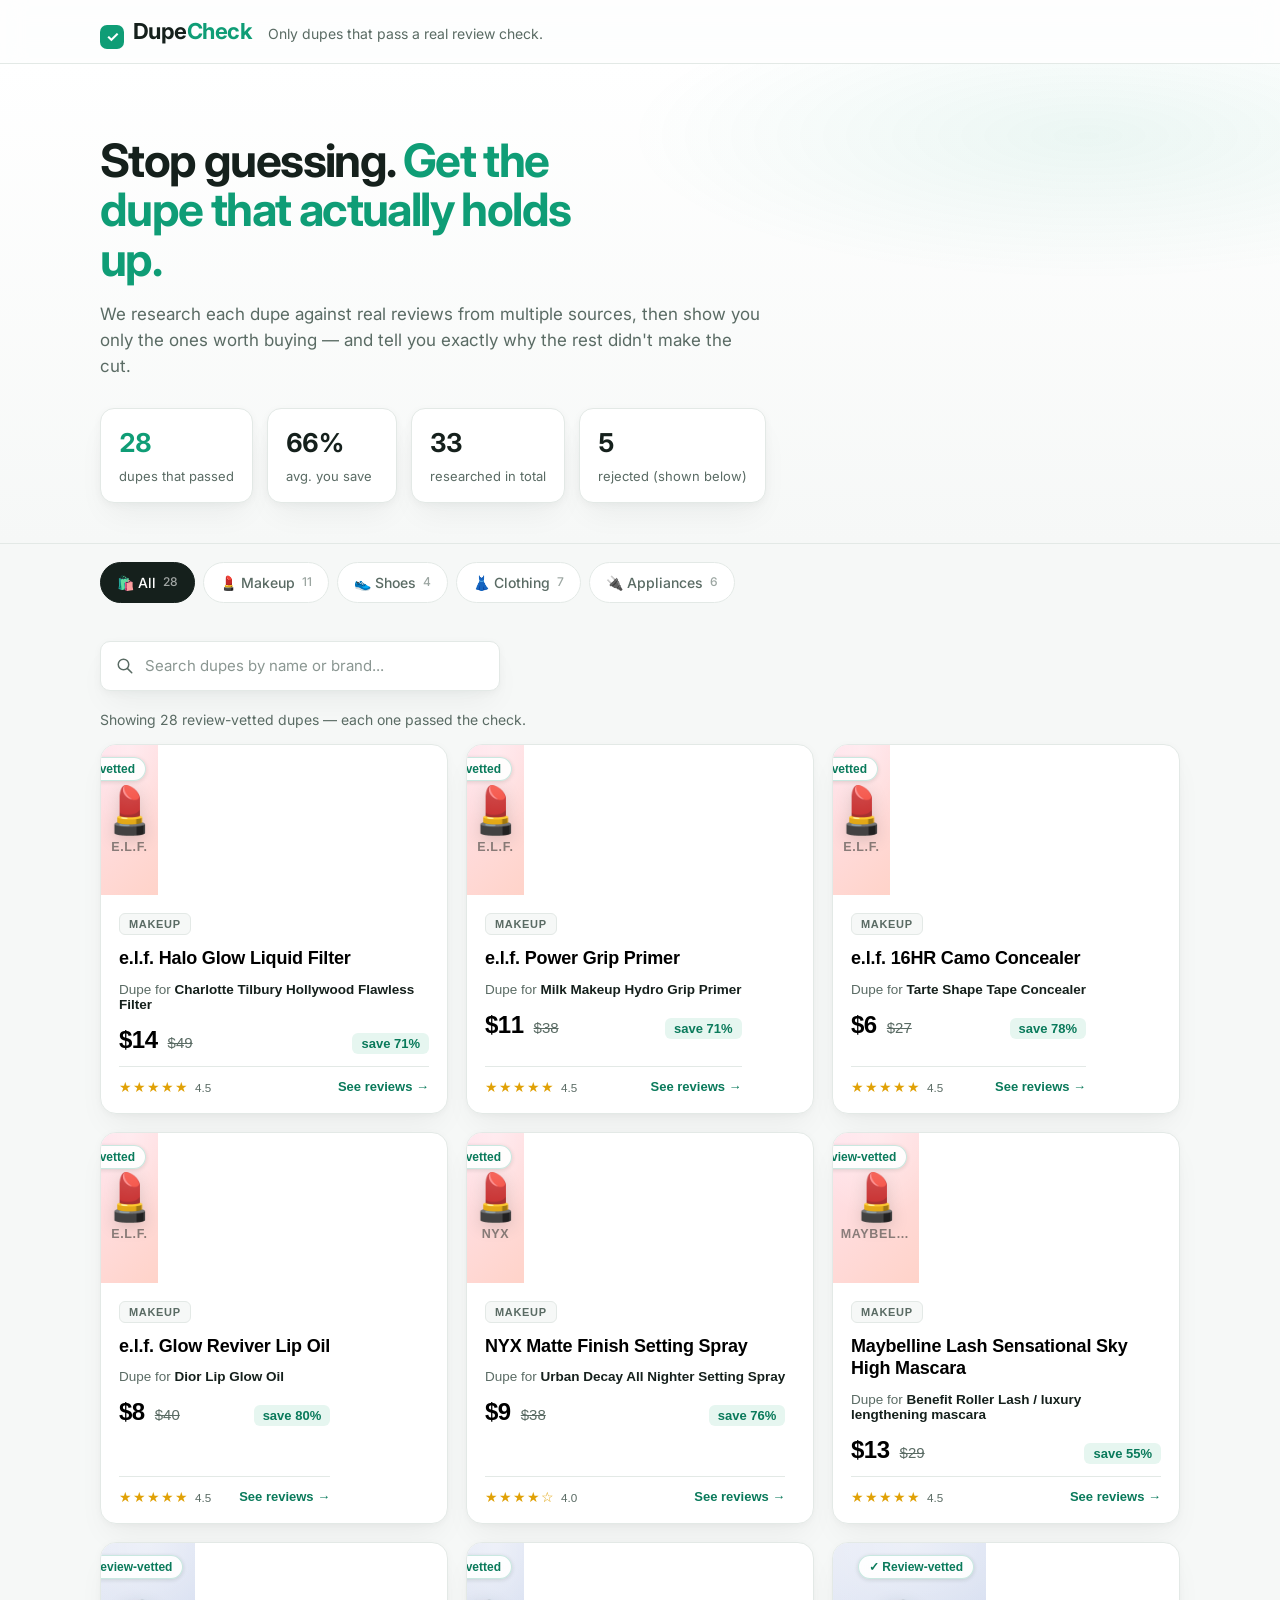
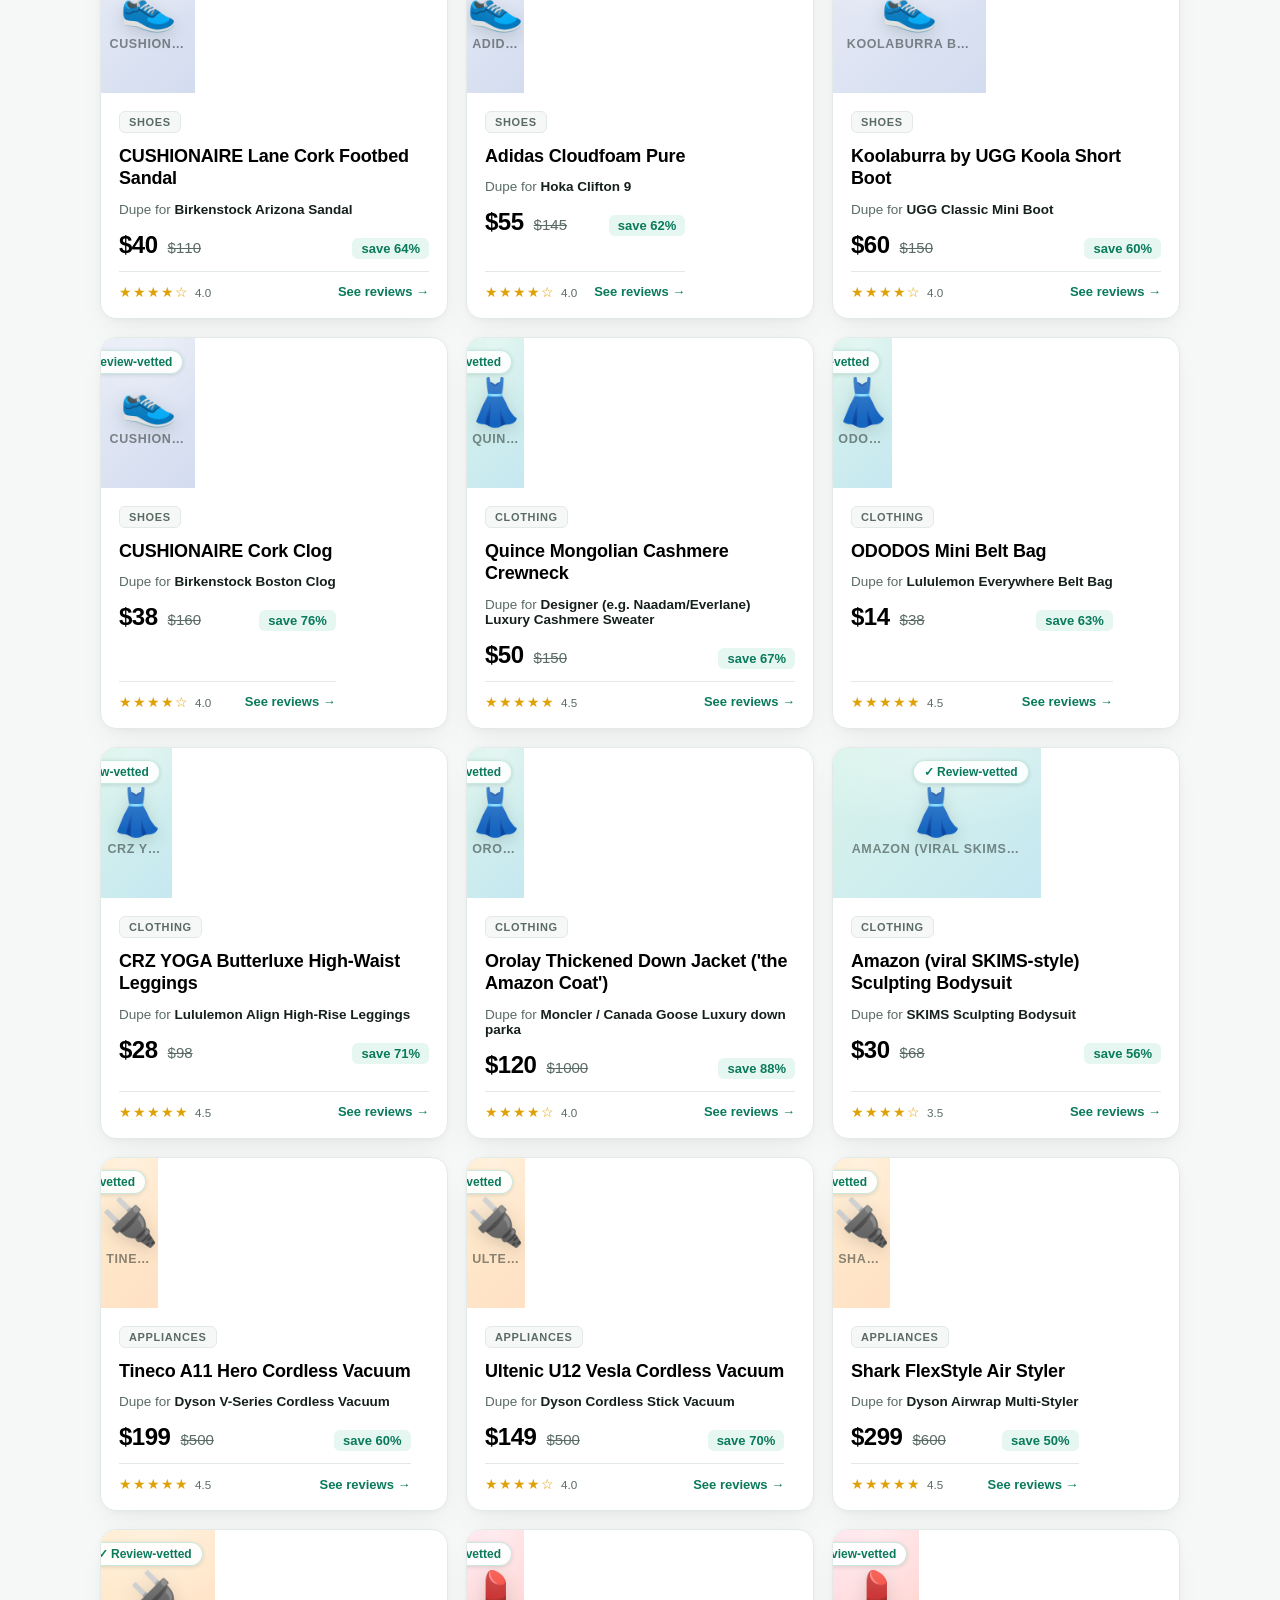
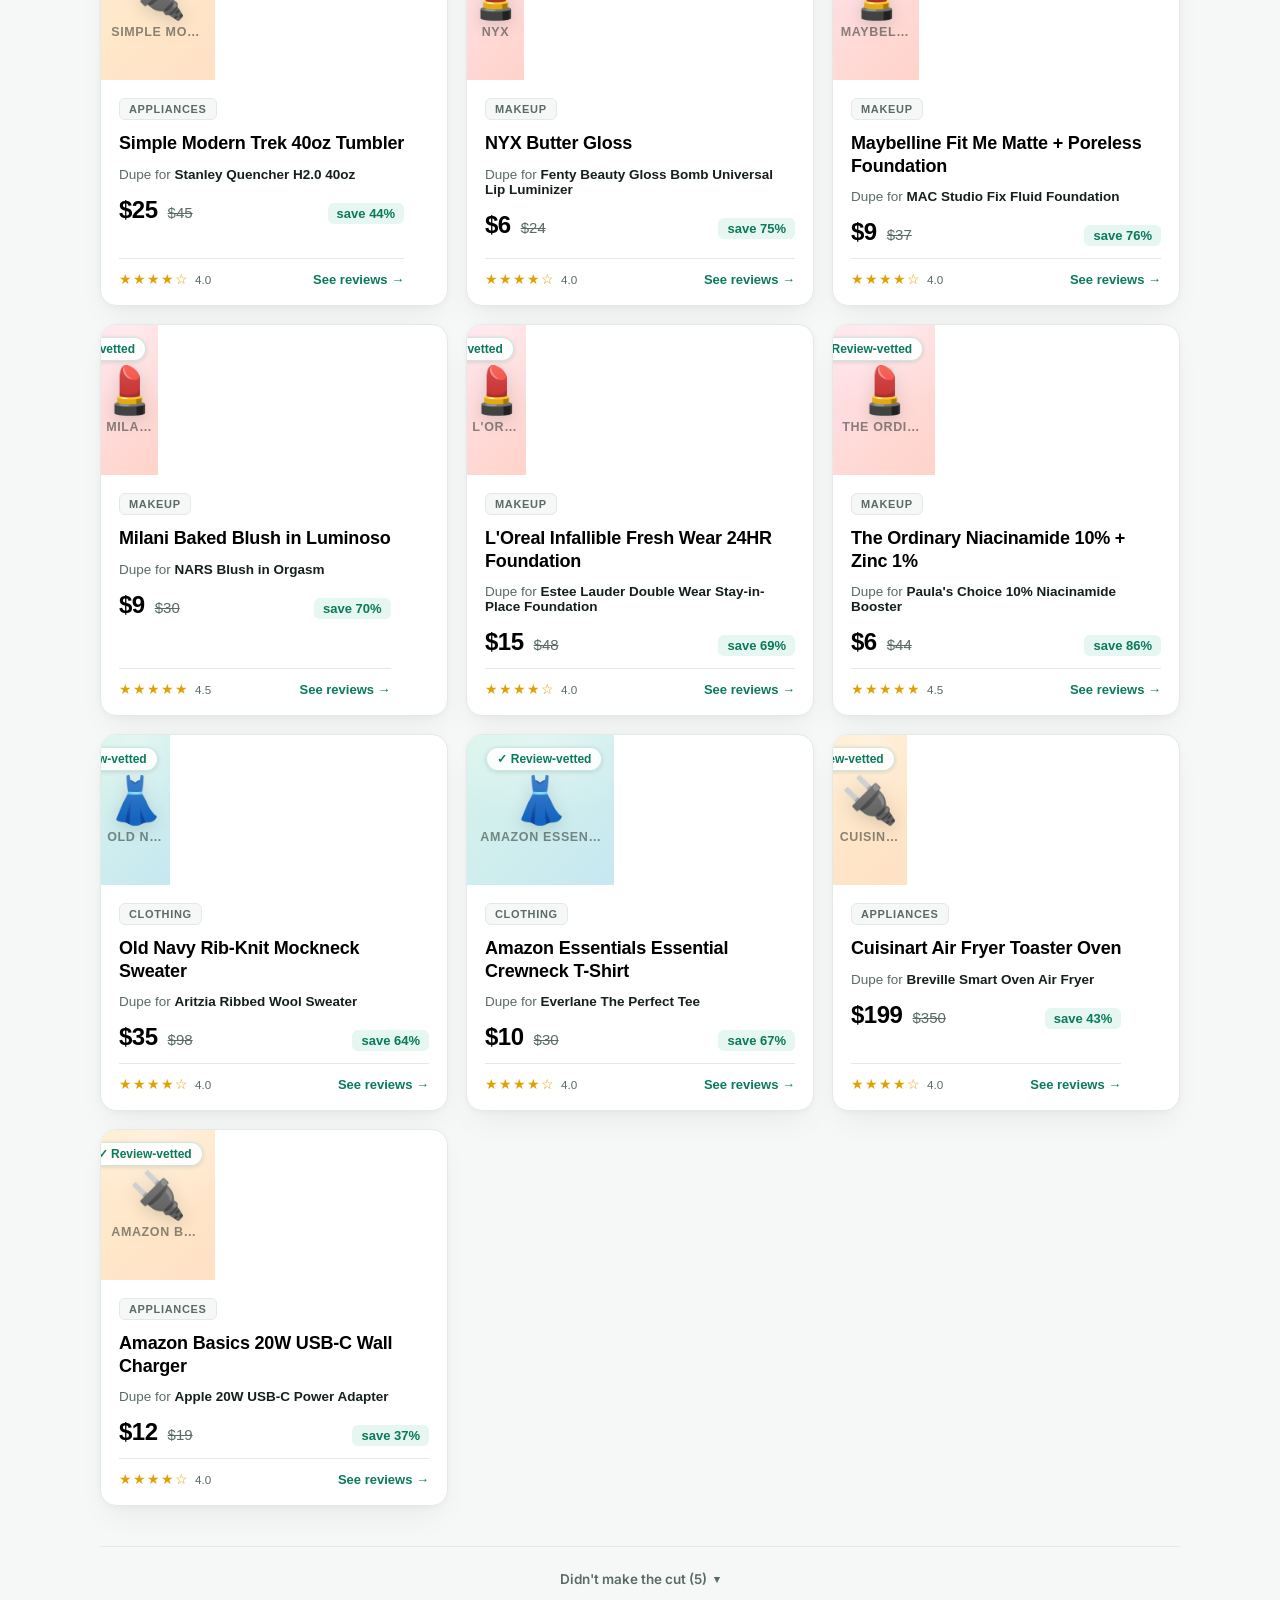
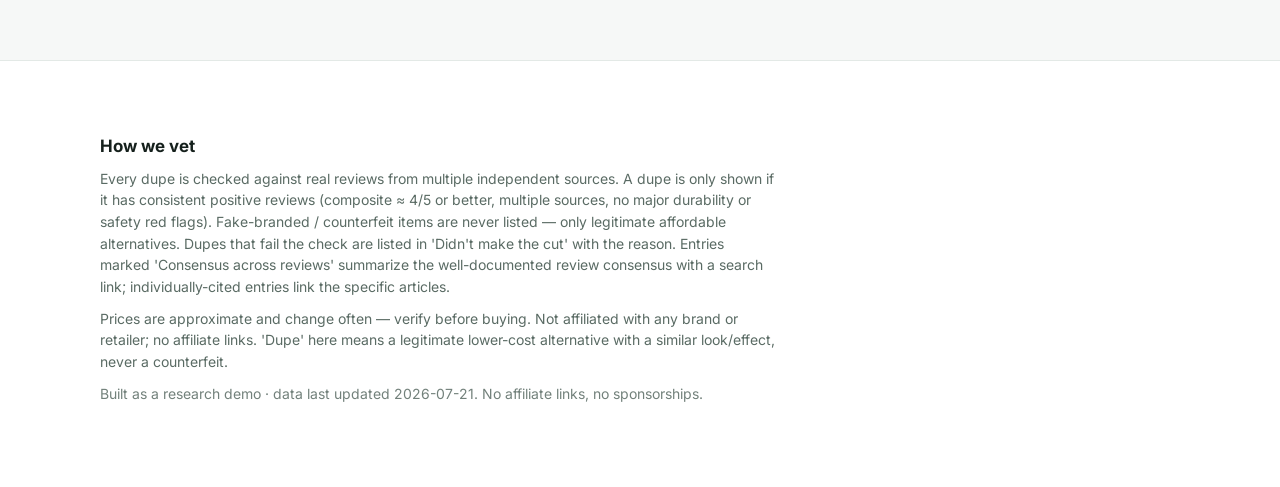
<file: index.html>
<!DOCTYPE html>
<html lang="en">
<head>
  <meta charset="UTF-8" />
  <meta name="viewport" content="width=device-width, initial-scale=1.0" />
  <title>DupeCheck — only review-vetted dupes</title>
  <meta name="description" content="Affordable dupes for makeup, shoes, clothing and appliances — every one checked against real reviews. We hide the ones that don't pass." />
  <link rel="icon" href="data:image/svg+xml,<svg xmlns='http://www.w3.org/2000/svg' viewBox='0 0 24 24'><path fill='%230f9d76' d='M9 16.17L4.83 12l-1.42 1.41L9 19 21 7l-1.41-1.41z'/></svg>" type="image/svg+xml" />
  <!-- Open Graph -->
  <meta property="og:title" content="DupeCheck — only review-vetted dupes" />
  <meta property="og:description" content="Affordable dupes for makeup, shoes, clothing and appliances — every one checked against real reviews. We hide the ones that don't pass." />
  <meta property="og:type" content="website" />
  <meta property="og:url" content="https://dupecheck.example.com" />
  <!-- Twitter Card -->
  <meta name="twitter:card" content="summary" />
  <meta name="twitter:title" content="DupeCheck — only review-vetted dupes" />
  <meta name="twitter:description" content="Affordable dupes for makeup, shoes, clothing and appliances — every one checked against real reviews. We hide the ones that don't pass." />
  <link rel="preconnect" href="https://fonts.googleapis.com" />
  <link href="https://fonts.googleapis.com/css2?family=Inter:wght@400;500;600;700&display=swap" rel="stylesheet" />
  <link rel="stylesheet" href="style.css?v=7" />
</head>
<body>
  <header class="site-header">
    <div class="wrap header-inner">
      <a class="logo" href="#"><span class="logo-mark">✓</span> Dupe<span class="logo-accent">Check</span></a>
      <p class="tagline">Only dupes that pass a real review check.</p>
    </div>
  </header>

  <section class="hero">
    <div class="wrap">
      <h1>Stop guessing. <span>Get the dupe that actually holds up.</span></h1>
      <p class="hero-sub">We research each dupe against real reviews from multiple sources, then show you only the ones worth buying — and tell you exactly why the rest didn't make the cut.</p>
      <div class="stats" id="stats"><!-- filled by JS --></div>
    </div>
  </section>

  <main class="wrap">
    <nav class="filters" id="filters" aria-label="Categories"></nav>

    <div class="search-wrap">
      <input type="text" id="searchInput" placeholder="Search dupes by name or brand..." class="search-input" />
    </div>

    <p class="results-note" id="resultsNote"></p>
    <div class="grid" id="grid"></div>

    <section class="rejects">
      <button class="rejects-toggle" id="rejectsToggle" aria-expanded="false">
        <span id="rejectsLabel">Didn't make the cut</span>
        <span class="chev">▾</span>
      </button>
      <p class="rejects-intro">These looked tempting but failed our review check. Here's exactly why — so the trust cuts both ways.</p>
      <div class="grid rejects-grid" id="rejectsGrid" hidden></div>
    </section>
  </main>

  <!-- Detail modal -->
  <div class="modal-backdrop" id="modal" hidden>
    <div class="modal" role="dialog" aria-modal="true" aria-labelledby="modalTitle">
      <button class="modal-close" id="modalClose" aria-label="Close">×</button>
      <div id="modalBody"></div>
    </div>
  </div>

  <footer class="site-footer">
    <div class="wrap">
      <h3>How we vet</h3>
      <p id="methodology"></p>
      <p class="disclaimer" id="disclaimer"></p>
      <p class="built">Built as a research demo · data last updated <span id="updated"></span>. No affiliate links, no sponsorships.</p>
    </div>
  </footer>

  <script src="app.js?v=7"></script>
</body>
</html>
</file>
<file: style.css>
:root {
  --bg: #f6f8f7;
  --surface: #ffffff;
  --ink: #15201c;
  --ink-soft: #5a6b64;
  --line: #e3e9e6;
  --accent: #0f9d76;       /* trust/savings green */
  --accent-dark: #0a7a5b;
  --accent-soft: #e6f6f0;
  --warn: #c2410c;
  --warn-soft: #fdf0e8;
  --gold: #e0a106;
  --radius: 16px;
  --shadow: 0 2px 8px rgba(15,32,28,.04), 0 16px 32px -8px rgba(15,32,28,.06);
  --shadow-hover: 0 4px 12px rgba(15,32,28,.06), 0 24px 48px -12px rgba(15,32,28,.12);
  /* surface used for translucent sticky bars; overridden in dark mode */
  --glass-header: rgba(255,255,255,.82);
  --glass-filters: rgba(246,248,247,.85);
  --reject-tint: #fffcfb;
}
* { box-sizing: border-box; margin: 0; padding: 0; }
[hidden] { display: none !important; }   /* author display rules must not override the hidden attribute */
html { scroll-behavior: smooth; }
body {
  font-family: "Inter", -apple-system, BlinkMacSystemFont, "Segoe UI", sans-serif;
  background: var(--bg); color: var(--ink);
  line-height: 1.55; -webkit-font-smoothing: antialiased;
}
.wrap { max-width: 1120px; margin: 0 auto; padding: 0 20px; }
a { color: inherit; }

/* Header */
.site-header { background: var(--glass-header); -webkit-backdrop-filter: blur(12px) saturate(140%); backdrop-filter: blur(12px) saturate(140%); border-bottom: 1px solid var(--line); position: sticky; top: 0; z-index: 20; }
.header-inner { display: flex; align-items: baseline; gap: 16px; padding: 14px 20px; flex-wrap: wrap; }
.logo { font-size: 22px; font-weight: 700; text-decoration: none; letter-spacing: -.02em; }
.logo-mark { display: inline-grid; place-items: center; width: 24px; height: 24px; background: var(--accent); color: #fff; border-radius: 7px; font-size: 15px; vertical-align: -3px; margin-right: 4px; }
.logo-accent { color: var(--accent); }
.tagline { color: var(--ink-soft); font-size: 14px; }

/* Hero */
.hero { background: radial-gradient(60% 50% at 85% 15%, rgba(15,157,118,.08), transparent 60%), linear-gradient(180deg, var(--surface), var(--bg)); padding: 72px 0 40px; border-bottom: 1px solid var(--line); }
.hero h1 { font-size: clamp(30px, 5vw, 46px); font-weight: 700; letter-spacing: -.035em; line-height: 1.08; max-width: 16ch; }
.hero h1 span { color: var(--accent); }
.hero-sub { margin-top: 16px; max-width: 60ch; color: var(--ink-soft); font-size: 17px; }
.stats { display: flex; gap: 14px; flex-wrap: wrap; margin-top: 28px; }
.stat { background: var(--surface); border: 1px solid var(--line); border-radius: 14px; padding: 14px 18px; min-width: 130px; box-shadow: var(--shadow); }
.stat b { display: block; font-size: 26px; font-weight: 700; letter-spacing: -.02em; font-variant-numeric: tabular-nums; }
.stat span { font-size: 13px; color: var(--ink-soft); }
.stat.accent b { color: var(--accent); }

/* Filters */
.filters { display: flex; gap: 8px; flex-wrap: wrap; padding: 18px 0; position: sticky; top: 53px; background: var(--glass-filters); -webkit-backdrop-filter: blur(8px); backdrop-filter: blur(8px); z-index: 10; margin: 0 -20px; padding-left: 20px; padding-right: 20px; }
.filter-btn {
  border: 1px solid var(--line); background: var(--surface); color: var(--ink-soft);
  padding: 9px 16px; border-radius: 999px; font: inherit; font-size: 14px; font-weight: 500;
  cursor: pointer; transition: transform .1s ease, background .2s, color .2s, border-color .2s, box-shadow .2s; display: inline-flex; align-items: center; gap: 7px;
}
.filter-btn:active { transform: scale(.96); }
.filter-btn:hover { border-color: var(--accent); color: var(--ink); }
.filter-btn.active { background: var(--ink); color: #fff; border-color: var(--ink); }
.filter-btn .count { font-size: 12px; opacity: .6; }

.results-note { color: var(--ink-soft); font-size: 14px; margin: 18px 0 14px; }

/* Search */
.search-wrap { margin: 20px 0 10px; }
.search-input {
  width: 100%; max-width: 400px;
  padding: 12px 16px 12px 44px;
  border: 1px solid var(--line);
  border-radius: 10px;
  font: inherit;
  font-size: 15px;
  color: var(--ink);
  background-color: var(--surface);
  background-image: url("data:image/svg+xml,%3Csvg xmlns='http://www.w3.org/2000/svg' fill='none' stroke='%235a6b64' stroke-width='2' viewBox='0 0 24 24'%3E%3Cpath stroke-linecap='round' stroke-linejoin='round' d='M21 21l-5.2-5.2M17 10a7 7 0 11-14 0 7 7 0 0114 0z'/%3E%3C/svg%3E");
  background-repeat: no-repeat;
  background-position: 15px center;
  background-size: 18px;
  box-shadow: var(--shadow);
}
.search-input:focus {
  outline: none;
  border-color: var(--accent);
  box-shadow: 0 0 0 3px rgba(15,157,118,.1);
}
.search-input::placeholder {
  color: var(--ink-soft);
  opacity: 0.7;
}

/* Grid + cards */
.grid { display: grid; grid-template-columns: repeat(auto-fill, minmax(290px, 1fr)); gap: 18px; }
.card {
  background: var(--surface); border: 1px solid var(--line); border-radius: var(--radius);
  padding: 0; cursor: pointer; transition: .18s; box-shadow: var(--shadow);
  display: flex; flex-direction: column; gap: 0; text-align: left; overflow: hidden;
  animation: cardSlideIn 0.4s ease-out forwards;
  opacity: 0;
  transform: translateY(20px);
}
@keyframes cardSlideIn {
  to {
    opacity: 1;
    transform: translateY(0);
  }
}
.card:nth-child(1) { animation-delay: 0.05s; }
.card:nth-child(2) { animation-delay: 0.1s; }
.card:nth-child(3) { animation-delay: 0.15s; }
.card:nth-child(4) { animation-delay: 0.2s; }
.card:nth-child(5) { animation-delay: 0.25s; }
.card:nth-child(6) { animation-delay: 0.3s; }
.card:nth-child(7) { animation-delay: 0.35s; }
.card:nth-child(8) { animation-delay: 0.4s; }
.card:nth-child(9) { animation-delay: 0.45s; }
.card:nth-child(10) { animation-delay: 0.5s; }
.card:nth-child(11) { animation-delay: 0.55s; }
.card:nth-child(12) { animation-delay: 0.6s; }
.card:nth-child(13) { animation-delay: 0.65s; }
.card:nth-child(14) { animation-delay: 0.7s; }
.card:nth-child(15) { animation-delay: 0.75s; }
.card:nth-child(n+16) { animation-delay: 0.8s; }
.card:hover { transform: translateY(-3px); box-shadow: var(--shadow-hover); border-color: #cfe7df; }
.card:hover .thumb-emoji { transform: scale(1.08); }

/* Generated card thumbnail (no external images) */
.card-thumb { position: relative; height: 150px; display: flex; flex-direction: column; align-items: center; justify-content: center; gap: 7px; overflow: hidden; }
.card-thumb::after { content: ""; position: absolute; inset: 0; background: radial-gradient(120% 80% at 50% 0%, rgba(255,255,255,.35), transparent 70%); pointer-events: none; }
.thumb-emoji { font-size: 46px; line-height: 1; filter: drop-shadow(0 4px 8px rgba(20,40,30,.16)); transition: transform .18s ease; }
/* Real product photo sits on top of the gradient/emoji fallback */
.thumb-img { position: absolute; inset: 0; width: 100%; height: 100%; object-fit: contain; background: #fff; padding: 8px; z-index: 1; }
.card:hover .thumb-img { transform: scale(1.04); transition: transform .25s ease; }
.thumb-brand { font-size: 12.5px; font-weight: 700; letter-spacing: .05em; text-transform: uppercase; color: rgba(21,32,28,.5); max-width: 82%; overflow: hidden; text-overflow: ellipsis; white-space: nowrap; }
.thumb-makeup     { background: linear-gradient(135deg, #ffe3ec, #ffd3c9); }
.thumb-shoes      { background: linear-gradient(135deg, #e7ebf6, #d3dcef); }
.thumb-clothing   { background: linear-gradient(135deg, #d8f3ea, #c6e8f1); }
.thumb-appliances { background: linear-gradient(135deg, #ffeccf, #ffe1c4); }
.card-body { display: flex; flex-direction: column; gap: 12px; padding: 18px; flex: 1; }
.cat-tag { font-size: 11px; font-weight: 600; text-transform: uppercase; letter-spacing: .06em; color: var(--ink-soft); background: var(--bg); border: 1px solid var(--line); padding: 4px 9px; border-radius: 6px; align-self: flex-start; }
.badge { font-size: 12px; font-weight: 600; padding: 4px 10px; border-radius: 999px; white-space: nowrap; border: 1px solid transparent; }
.badge.pass { background: rgba(15,157,118,.08); color: var(--accent-dark); border-color: rgba(15,157,118,.22); }
.badge.reject { background: var(--warn-soft); color: var(--warn); border-color: rgba(194,65,12,.22); }
.card-thumb .badge { position: absolute; top: 12px; right: 12px; z-index: 2; background: rgba(255,255,255,.9); -webkit-backdrop-filter: blur(4px); backdrop-filter: blur(4px); box-shadow: 0 1px 4px rgba(20,40,30,.14); }
.card h3 { font-size: 18px; font-weight: 600; letter-spacing: -.01em; line-height: 1.25; }
.dupe-for { font-size: 13.5px; color: var(--ink-soft); }
.dupe-for b { color: var(--ink); font-weight: 600; }
.price-row { display: flex; align-items: baseline; gap: 10px; margin-top: 2px; }
.price-dupe { font-size: 24px; font-weight: 700; letter-spacing: -.02em; font-variant-numeric: tabular-nums; }
.price-orig { font-size: 15px; color: var(--ink-soft); text-decoration: line-through; font-variant-numeric: tabular-nums; }
.save { margin-left: auto; font-size: 13px; font-weight: 600; color: var(--accent-dark); background: var(--accent-soft); padding: 3px 9px; border-radius: 6px; }
.card-foot { display: flex; align-items: center; justify-content: space-between; border-top: 1px solid var(--line); padding-top: 12px; margin-top: auto; }
.stars { color: var(--gold); font-size: 14px; letter-spacing: 1px; }
.stars small { color: var(--ink-soft); margin-left: 6px; letter-spacing: 0; }
.see { font-size: 13px; font-weight: 600; color: var(--accent-dark); }

/* Rejects — kept discreet: a quiet disclosure under a thin divider */
.rejects { margin: 40px 0 0; border-top: 1px solid var(--line); padding-top: 16px; text-align: center; }
.rejects-toggle { display: inline-flex; align-items: center; gap: 7px; background: none; border: none; font: inherit; font-size: 13.5px; font-weight: 600; letter-spacing: 0; cursor: pointer; color: var(--ink-soft); padding: 6px 12px; border-radius: 8px; transition: color .15s, background .15s; }
.rejects-toggle:hover { color: var(--ink); background: var(--bg); }
.rejects-toggle .chev { transition: .2s; font-size: 11px; }
.rejects-toggle[aria-expanded="true"] .chev { transform: rotate(180deg); }
.rejects-intro { color: var(--ink-soft); font-size: 13.5px; margin: 8px auto 20px; max-width: 56ch; }
.rejects-toggle[aria-expanded="false"] + .rejects-intro { display: none; }
.rejects-grid { text-align: left; }
.rejects-grid .card { background: linear-gradient(180deg, var(--surface), var(--reject-tint)); border-color: rgba(194,65,12,.14); }
.rejects-grid .card-thumb { filter: grayscale(.4) opacity(.92); }
.rejects-grid .card:hover { border-color: #f0d3c2; }

/* Modal */
.modal-backdrop { position: fixed; inset: 0; background: rgba(15,25,20,.5); backdrop-filter: blur(3px); display: grid; place-items: center; padding: 18px; z-index: 50; }
.modal { background: var(--surface); border-radius: 20px; max-width: 620px; width: 100%; max-height: 88vh; overflow-y: auto; padding: 28px; position: relative; box-shadow: 0 30px 80px rgba(0,0,0,.3); }
.modal-close { position: absolute; top: 16px; right: 18px; background: var(--bg); border: 1px solid var(--line); width: 34px; height: 34px; border-radius: 50%; font-size: 20px; cursor: pointer; color: var(--ink-soft); line-height: 1; }
.modal-close:hover { color: var(--ink); }
.m-head { display: flex; gap: 10px; align-items: center; flex-wrap: wrap; margin-bottom: 4px; }
.modal h2 { font-size: 24px; font-weight: 700; letter-spacing: -.02em; margin: 6px 0; padding-right: 30px; }
.m-compare { display: grid; grid-template-columns: 1fr auto 1fr; gap: 12px; align-items: stretch; background: var(--bg); border: 1px solid var(--line); border-radius: 14px; padding: 16px; margin: 16px 0; }
.m-compare .col { display: flex; flex-direction: column; }
.m-thumb { position: relative; overflow: hidden; height: 58px; border-radius: 10px; display: flex; align-items: center; justify-content: center; font-size: 30px; line-height: 1; margin-bottom: 10px; box-shadow: inset 0 0 0 1px rgba(255,255,255,.35); }
.m-thumb .thumb-img { padding: 5px; border-radius: inherit; }
.m-thumb span { filter: drop-shadow(0 2px 4px rgba(20,40,30,.18)); }
.m-thumb-orig { background: linear-gradient(135deg, #2b2f3a, #181a22); box-shadow: inset 0 0 0 1px rgba(214,178,112,.45); }
.m-thumb-orig span { filter: drop-shadow(0 2px 5px rgba(0,0,0,.4)) grayscale(.15); }
.m-compare .col.orig small { color: #b8924e; }
.m-compare .col small { font-size: 11px; text-transform: uppercase; letter-spacing: .06em; color: var(--ink-soft); font-weight: 600; }
.m-compare .col .name { font-weight: 600; font-size: 14px; margin: 3px 0; }
.m-compare .col .p { font-size: 22px; font-weight: 700; font-variant-numeric: tabular-nums; }
.m-compare .vs { color: var(--ink-soft); font-weight: 600; font-size: 13px; }
.m-compare .col.dupe .p { color: var(--accent-dark); }
.m-save { text-align: center; font-weight: 600; color: var(--accent-dark); margin-bottom: 14px; }
.m-summary { font-size: 16px; margin-bottom: 14px; }
.m-caveat { background: var(--warn-soft); border-left: 3px solid var(--warn); border-radius: 8px; padding: 10px 14px; font-size: 14px; margin-bottom: 18px; }
.m-caveat b { color: var(--warn); }
.m-reasons { list-style: none; margin: 0 0 18px; display: flex; flex-direction: column; gap: 6px; }
.m-reasons li { font-size: 14px; padding-left: 22px; position: relative; }
.m-reasons li::before { content: "✕"; position: absolute; left: 0; color: var(--warn); font-weight: 700; }
.m-reviews h4 { font-size: 13px; text-transform: uppercase; letter-spacing: .06em; color: var(--ink-soft); margin-bottom: 10px; }
.review { border: 1px solid var(--line); border-radius: 12px; padding: 13px 15px; margin-bottom: 10px; }
.review .src { display: flex; justify-content: space-between; align-items: center; margin-bottom: 5px; }
.review .src a { font-weight: 600; font-size: 13px; color: var(--accent-dark); text-decoration: none; }
.review .src a:hover { text-decoration: underline; }
.review .src .ext { font-size: 12px; color: var(--ink-soft); }
.review p { font-size: 14px; color: var(--ink); }
.m-buy { font-size: 13px; color: var(--ink-soft); margin-top: 12px; border-top: 1px solid var(--line); padding-top: 12px; }

/* Footer */
.site-footer { background: var(--surface); border-top: 1px solid var(--line); margin-top: 64px; padding: 72px 0; }
.site-footer h3 { font-size: 17px; margin-bottom: 8px; }
.site-footer p { color: var(--ink-soft); font-size: 14px; max-width: 75ch; margin-bottom: 10px; }
.disclaimer { font-size: 13px; }
.built { font-size: 12.5px; color: var(--ink-soft); opacity: .85; }

@media (max-width: 600px) {
  .hero { padding: 36px 0 22px; }
  .grid { grid-template-columns: 1fr; }
  .filters { top: 54px; }
  .m-compare { grid-template-columns: 1fr; text-align: center; }
}

@media (max-width: 375px) {
  .header-inner { flex-direction: column; align-items: flex-start; gap: 8px; }
  .logo { font-size: 20px; }
  .hero h1 { font-size: 24px; }
  .hero-sub { font-size: 15px; }
  .stats { gap: 8px; }
  .stat { min-width: auto; flex: 1; }
  .search-input { font-size: 16px; } /* Prevent zoom on iOS */
  .card-body { padding: 14px; }
  .card-thumb { height: 128px; }
  .thumb-emoji { font-size: 40px; }
  .price-dupe { font-size: 22px; }
  .modal { padding: 20px; }
}

/* Empty / no-results state */
.empty-state { grid-column: 1 / -1; text-align: center; padding: 64px 20px; color: var(--ink-soft); }
.empty-emoji { font-size: 40px; opacity: .55; margin-bottom: 12px; }
.empty-state p { font-size: 15px; max-width: 40ch; margin: 0 auto; }

/* Accessible focus rings */
.card:focus-visible,
.filter-btn:focus-visible,
.search-input:focus-visible,
.rejects-toggle:focus-visible,
.modal-close:focus-visible,
.review .src a:focus-visible {
  outline: 2px solid var(--accent);
  outline-offset: 3px;
}
.search-input:focus-visible { outline-offset: 2px; }

/* Respect reduced-motion: the card entry animation hides cards by default,
   so this also guarantees they stay visible when motion is disabled. */
@media (prefers-reduced-motion: reduce) {
  html { scroll-behavior: auto; }
  .card { animation: none !important; opacity: 1 !important; transform: none !important; }
  *, *::before, *::after { transition-duration: .01ms !important; }
}

/* Dark mode — tasteful, keeps the green trust accent */
@media (prefers-color-scheme: dark) {
  :root {
    --bg: #0c1310;
    --surface: #131c18;
    --ink: #eef3f1;
    --ink-soft: #9fb0a8;
    --line: #243029;
    --accent: #1fb98c;
    --accent-dark: #4fd4ab;
    --accent-soft: rgba(31,185,140,.14);
    --warn: #f08a52;
    --warn-soft: rgba(240,138,82,.12);
    --gold: #e7b84b;
    --shadow: 0 2px 8px rgba(0,0,0,.3), 0 16px 32px -8px rgba(0,0,0,.45);
    --shadow-hover: 0 4px 12px rgba(0,0,0,.4), 0 24px 48px -12px rgba(0,0,0,.6);
    --glass-header: rgba(14,22,18,.78);
    --glass-filters: rgba(12,19,16,.8);
    --reject-tint: #1b1714;
  }
  .hero { background: radial-gradient(60% 50% at 85% 15%, rgba(31,185,140,.1), transparent 60%), linear-gradient(180deg, var(--surface), var(--bg)); }
  .badge.pass { background: rgba(31,185,140,.14); border-color: rgba(31,185,140,.3); }
  .badge.reject { background: var(--warn-soft); border-color: rgba(240,138,82,.3); }
  .search-input { background-image: url("data:image/svg+xml,%3Csvg xmlns='http://www.w3.org/2000/svg' fill='none' stroke='%239fb0a8' stroke-width='2' viewBox='0 0 24 24'%3E%3Cpath stroke-linecap='round' stroke-linejoin='round' d='M21 21l-5.2-5.2M17 10a7 7 0 11-14 0 7 7 0 0114 0z'/%3E%3C/svg%3E"); }
  .card:hover { border-color: #2f5547; }
  .modal-backdrop { background: rgba(0,0,0,.6); }
  .thumb-makeup     { background: linear-gradient(135deg, #3a2731, #271c24); }
  .thumb-shoes      { background: linear-gradient(135deg, #232c3b, #1a2230); }
  .thumb-clothing   { background: linear-gradient(135deg, #173029, #122a2f); }
  .thumb-appliances { background: linear-gradient(135deg, #3a2e1c, #2a2114); }
  .thumb-brand { color: rgba(238,243,241,.5); }
  .card-thumb::after { background: radial-gradient(120% 80% at 50% 0%, rgba(255,255,255,.06), transparent 70%); }
  .card-thumb .badge { background: rgba(15,22,18,.82); box-shadow: 0 1px 4px rgba(0,0,0,.4); }
}
</file>
